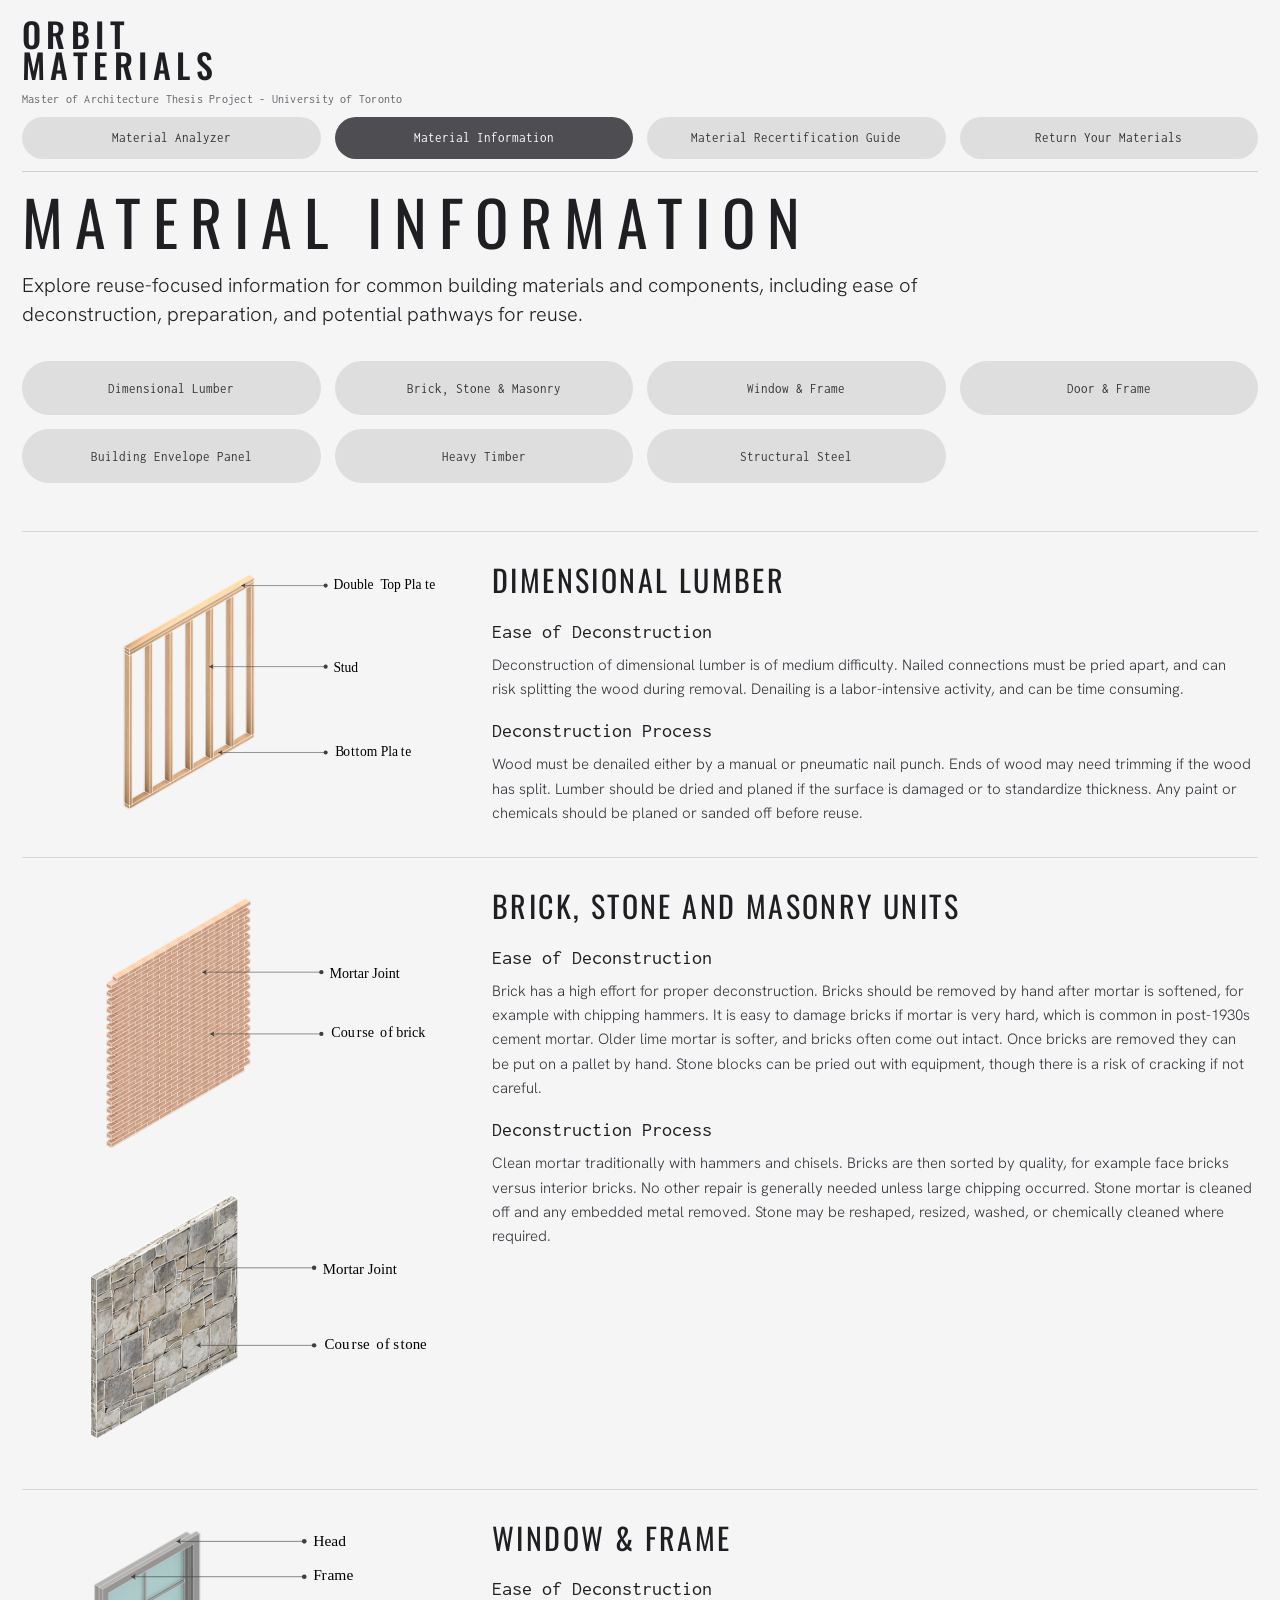
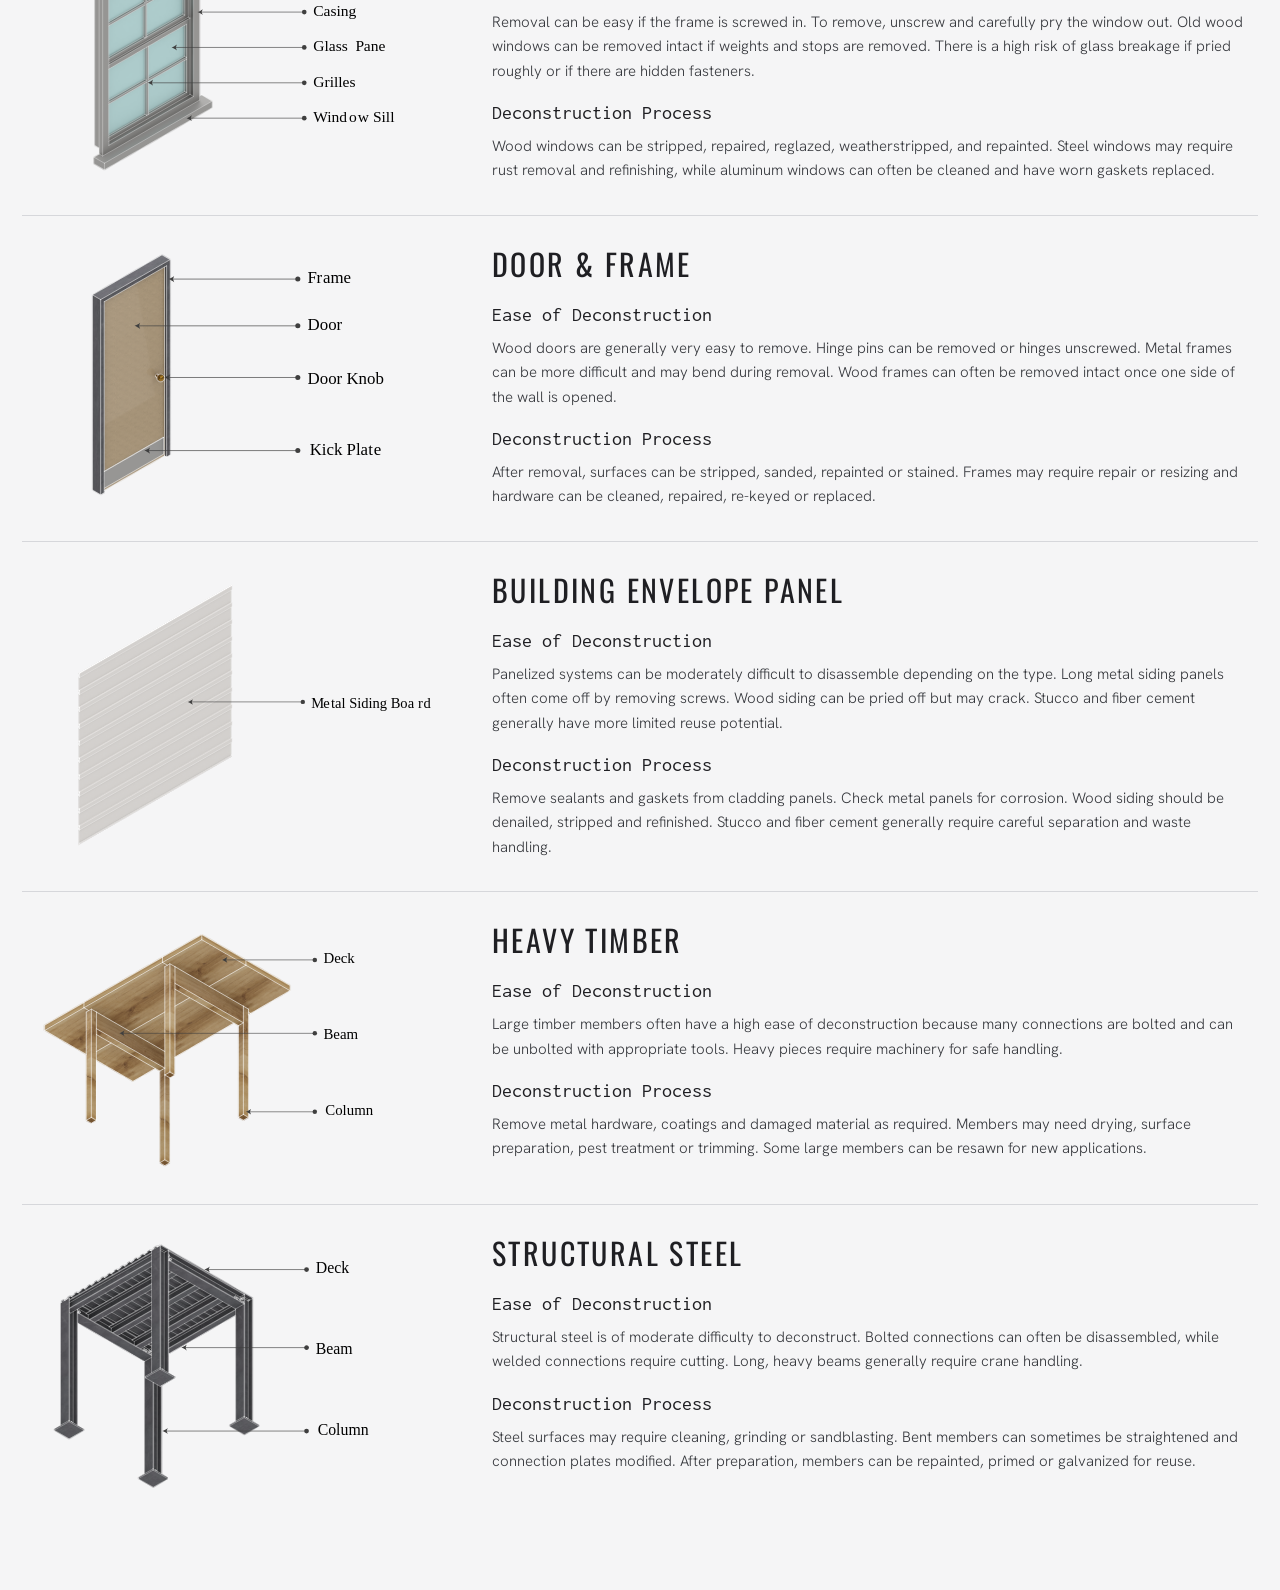
<file: material-information.html>
<!DOCTYPE html>
<html lang="en">

<head>
  <meta charset="UTF-8" />

  <meta
    name="viewport"
    content="width=device-width, initial-scale=1.0"
  />

  <title>Orbit Materials | Material Information</title>

  <link
    rel="stylesheet"
    href="style.css?v=16"
  />
</head>


<body>

  <main class="site-wrap">


    <!-- =====================================================
         HEADER
         ===================================================== -->

<header class="site-header">

<a href="index.html" class="logo-link">
  <div id="top" class="logo-text">
    ORBIT<br>
    MATERIALS
  </div>
</a>
  
<div class="project-context">
  Master of Architecture Thesis Project - University of Toronto
</div>
  
  <nav class="nav-wrap">

    <a class="nav-pill" href="index.html">
      Material Analyzer
    </a>

    <a class="nav-pill active" href="material-information.html">
      Material Information
    </a>

    <a class="nav-pill" href="recertification.html">
      Material Recertification Guide
    </a>

    <a class="nav-pill" href="return-materials.html">
      Return Your Materials
    </a>

  </nav>

  <div class="divider"></div>

</header>


    <!-- =====================================================
         MATERIAL INFORMATION
         ===================================================== -->

    <section
      id="material-info"
      class="material-info-section"
    >

      <div class="hero-title material-section-title">
        MATERIAL INFORMATION
      </div>


      <div class="hero-body">
        Explore reuse-focused information for common building
        materials and components, including ease of deconstruction,
        preparation, and potential pathways for reuse.
      </div>


      <!-- MATERIAL SELECTOR -->

      <div class="material-info-selector">

        <a
          class="recert-selector-pill"
          href="#dimensional-lumber"
        >
          Dimensional Lumber
        </a>

        <a
          class="recert-selector-pill"
          href="#brick-stone-masonry"
        >
          Brick, Stone & Masonry
        </a>

        <a
          class="recert-selector-pill"
          href="#window-frame"
        >
          Window & Frame
        </a>

        <a
          class="recert-selector-pill"
          href="#door-frame"
        >
          Door & Frame
        </a>

        <a
          class="recert-selector-pill"
          href="#building-envelope-panel"
        >
          Building Envelope Panel
        </a>

        <a
          class="recert-selector-pill"
          href="#heavy-timber"
        >
          Heavy Timber
        </a>

        <a
          class="recert-selector-pill"
          href="#structural-steel"
        >
          Structural Steel
        </a>

      </div>


      <!-- DIMENSIONAL LUMBER -->

      <div
        id="dimensional-lumber"
        class="material-info-grid"
      >

        <div class="material-info-media">

          <img
            src="./assets/material_info/wood_material_info.svg"
            alt="Dimensional Lumber"
            class="material-diagram-img"
          >

        </div>


        <div class="material-info-copy">

          <div class="material-copy-title">
            Dimensional Lumber
          </div>


          <div class="material-copy-subtitle">
            Ease of Deconstruction
          </div>

          <div class="material-copy-body">
            Deconstruction of dimensional lumber is of medium difficulty.
            Nailed connections must be pried apart, and can risk splitting
            the wood during removal. Denailing is a labor-intensive activity,
            and can be time consuming.
          </div>


          <div class="material-copy-subtitle">
            Deconstruction Process
          </div>

          <div class="material-copy-body">
            Wood must be denailed either by a manual or pneumatic nail punch.
            Ends of wood may need trimming if the wood has split. Lumber should
            be dried and planed if the surface is damaged or to standardize
            thickness. Any paint or chemicals should be planed or sanded off
            before reuse.
          </div>

        </div>

      </div>


      <!-- BRICK / STONE / MASONRY -->

      <div
        id="brick-stone-masonry"
        class="material-info-grid"
      >

        <div class="material-info-media material-duo-grid">

          <img
            src="./assets/material_info/brick_material_info.svg"
            alt="Brick"
            class="material-diagram-img"
          >

          <img
            src="./assets/material_info/stone_material_info.svg"
            alt="Stone"
            class="material-diagram-img"
          >

        </div>


        <div class="material-info-copy">

          <div class="material-copy-title">
            Brick, Stone and Masonry Units
          </div>


          <div class="material-copy-subtitle">
            Ease of Deconstruction
          </div>

          <div class="material-copy-body">
            Brick has a high effort for proper deconstruction. Bricks should
            be removed by hand after mortar is softened, for example with
            chipping hammers. It is easy to damage bricks if mortar is very
            hard, which is common in post-1930s cement mortar. Older lime
            mortar is softer, and bricks often come out intact. Once bricks
            are removed they can be put on a pallet by hand. Stone blocks can
            be pried out with equipment, though there is a risk of cracking
            if not careful.
          </div>


          <div class="material-copy-subtitle">
            Deconstruction Process
          </div>

          <div class="material-copy-body">
            Clean mortar traditionally with hammers and chisels. Bricks are
            then sorted by quality, for example face bricks versus interior
            bricks. No other repair is generally needed unless large chipping
            occurred. Stone mortar is cleaned off and any embedded metal
            removed. Stone may be reshaped, resized, washed, or chemically
            cleaned where required.
          </div>

        </div>

      </div>


      <!-- WINDOW -->

      <div
        id="window-frame"
        class="material-info-grid"
      >

        <div class="material-info-media">

          <img
            src="./assets/material_info/window_material_info.svg"
            alt="Window and Frame"
            class="material-diagram-img"
          >

        </div>


        <div class="material-info-copy">

          <div class="material-copy-title">
            Window &amp; Frame
          </div>


          <div class="material-copy-subtitle">
            Ease of Deconstruction
          </div>

          <div class="material-copy-body">
            Removal can be easy if the frame is screwed in. To remove,
            unscrew and carefully pry the window out. Old wood windows can
            be removed intact if weights and stops are removed. There is a
            high risk of glass breakage if pried roughly or if there are
            hidden fasteners.
          </div>


          <div class="material-copy-subtitle">
            Deconstruction Process
          </div>

          <div class="material-copy-body">
            Wood windows can be stripped, repaired, reglazed,
            weatherstripped, and repainted. Steel windows may require
            rust removal and refinishing, while aluminum windows can
            often be cleaned and have worn gaskets replaced.
          </div>

        </div>

      </div>


      <!-- DOOR -->

      <div
        id="door-frame"
        class="material-info-grid"
      >

        <div class="material-info-media">

          <img
            src="./assets/material_info/door_material_info.svg"
            alt="Door and Frame"
            class="material-diagram-img"
          >

        </div>


        <div class="material-info-copy">

          <div class="material-copy-title">
            Door &amp; Frame
          </div>


          <div class="material-copy-subtitle">
            Ease of Deconstruction
          </div>

          <div class="material-copy-body">
            Wood doors are generally very easy to remove. Hinge pins
            can be removed or hinges unscrewed. Metal frames can be
            more difficult and may bend during removal. Wood frames
            can often be removed intact once one side of the wall is opened.
          </div>


          <div class="material-copy-subtitle">
            Deconstruction Process
          </div>

          <div class="material-copy-body">
            After removal, surfaces can be stripped, sanded, repainted
            or stained. Frames may require repair or resizing and hardware
            can be cleaned, repaired, re-keyed or replaced.
          </div>

        </div>

      </div>


      <!-- BUILDING ENVELOPE PANEL -->

      <div
        id="building-envelope-panel"
        class="material-info-grid"
      >

        <div class="material-info-media">

          <img
            src="./assets/material_info/siding_material_info.svg"
            alt="Building Envelope Panel"
            class="material-diagram-img"
          >

        </div>


        <div class="material-info-copy">

          <div class="material-copy-title">
            Building Envelope Panel
          </div>


          <div class="material-copy-subtitle">
            Ease of Deconstruction
          </div>

          <div class="material-copy-body">
            Panelized systems can be moderately difficult to disassemble
            depending on the type. Long metal siding panels often come off
            by removing screws. Wood siding can be pried off but may crack.
            Stucco and fiber cement generally have more limited reuse potential.
          </div>


          <div class="material-copy-subtitle">
            Deconstruction Process
          </div>

          <div class="material-copy-body">
            Remove sealants and gaskets from cladding panels.
            Check metal panels for corrosion. Wood siding should
            be denailed, stripped and refinished. Stucco and fiber
            cement generally require careful separation and waste handling.
          </div>

        </div>

      </div>


      <!-- HEAVY TIMBER -->

      <div
        id="heavy-timber"
        class="material-info-grid"
      >

        <div class="material-info-media">

          <img
            src="./assets/material_info/mass_timber_material_info.svg"
            alt="Heavy Timber"
            class="material-diagram-img"
          >

        </div>


        <div class="material-info-copy">

          <div class="material-copy-title">
            Heavy Timber
          </div>


          <div class="material-copy-subtitle">
            Ease of Deconstruction
          </div>

          <div class="material-copy-body">
            Large timber members often have a high ease of deconstruction
            because many connections are bolted and can be unbolted with
            appropriate tools. Heavy pieces require machinery for safe handling.
          </div>


          <div class="material-copy-subtitle">
            Deconstruction Process
          </div>

          <div class="material-copy-body">
            Remove metal hardware, coatings and damaged material as required.
            Members may need drying, surface preparation, pest treatment or
            trimming. Some large members can be resawn for new applications.
          </div>

        </div>

      </div>


      <!-- STRUCTURAL STEEL -->

      <div
        id="structural-steel"
        class="material-info-grid"
      >

        <div class="material-info-media">

          <img
            src="./assets/material_info/steel_material_info.svg"
            alt="Structural Steel"
            class="material-diagram-img"
          >

        </div>


        <div class="material-info-copy">

          <div class="material-copy-title">
            Structural Steel
          </div>


          <div class="material-copy-subtitle">
            Ease of Deconstruction
          </div>

          <div class="material-copy-body">
            Structural steel is of moderate difficulty to deconstruct.
            Bolted connections can often be disassembled, while welded
            connections require cutting. Long, heavy beams generally
            require crane handling.
          </div>


          <div class="material-copy-subtitle">
            Deconstruction Process
          </div>

          <div class="material-copy-body">
            Steel surfaces may require cleaning, grinding or sandblasting.
            Bent members can sometimes be straightened and connection plates
            modified. After preparation, members can be repainted, primed
            or galvanized for reuse.
          </div>

        </div>

      </div>


    </section>


  </main>

</body>

</html>
</file>
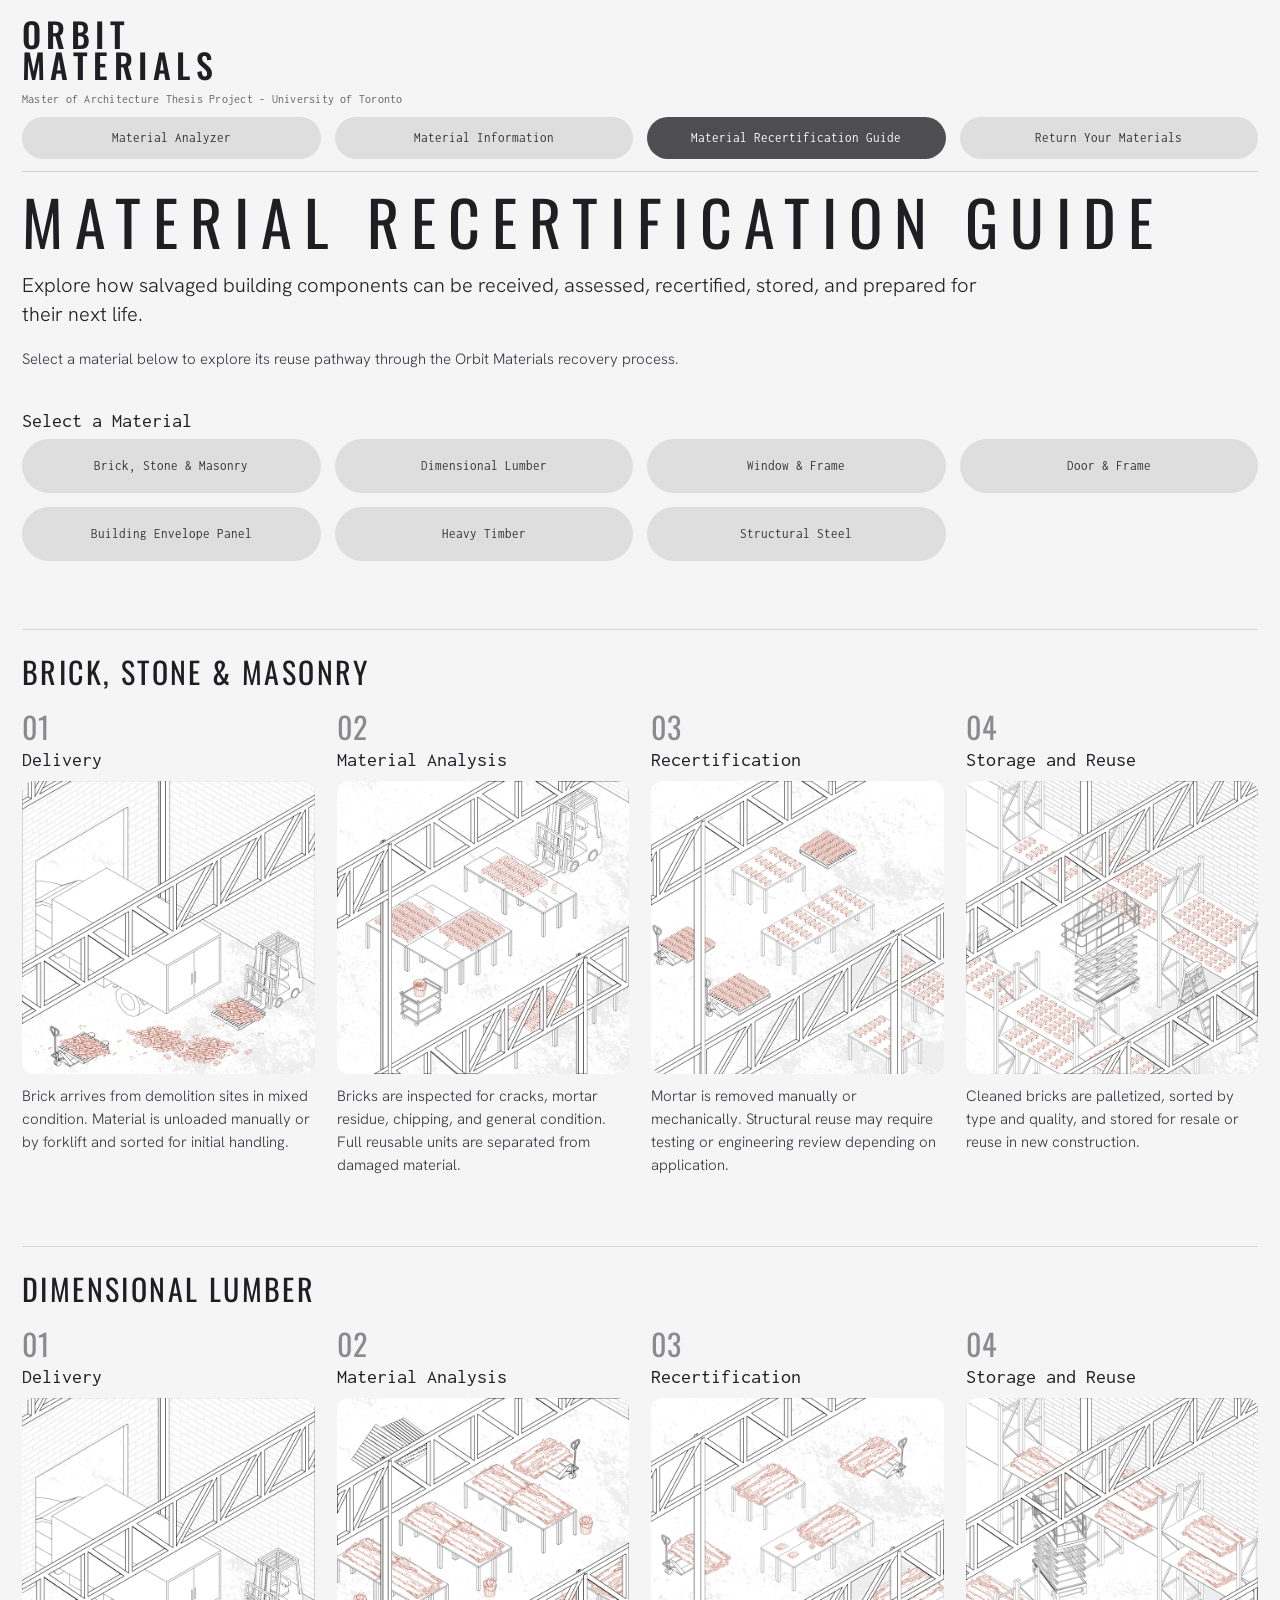
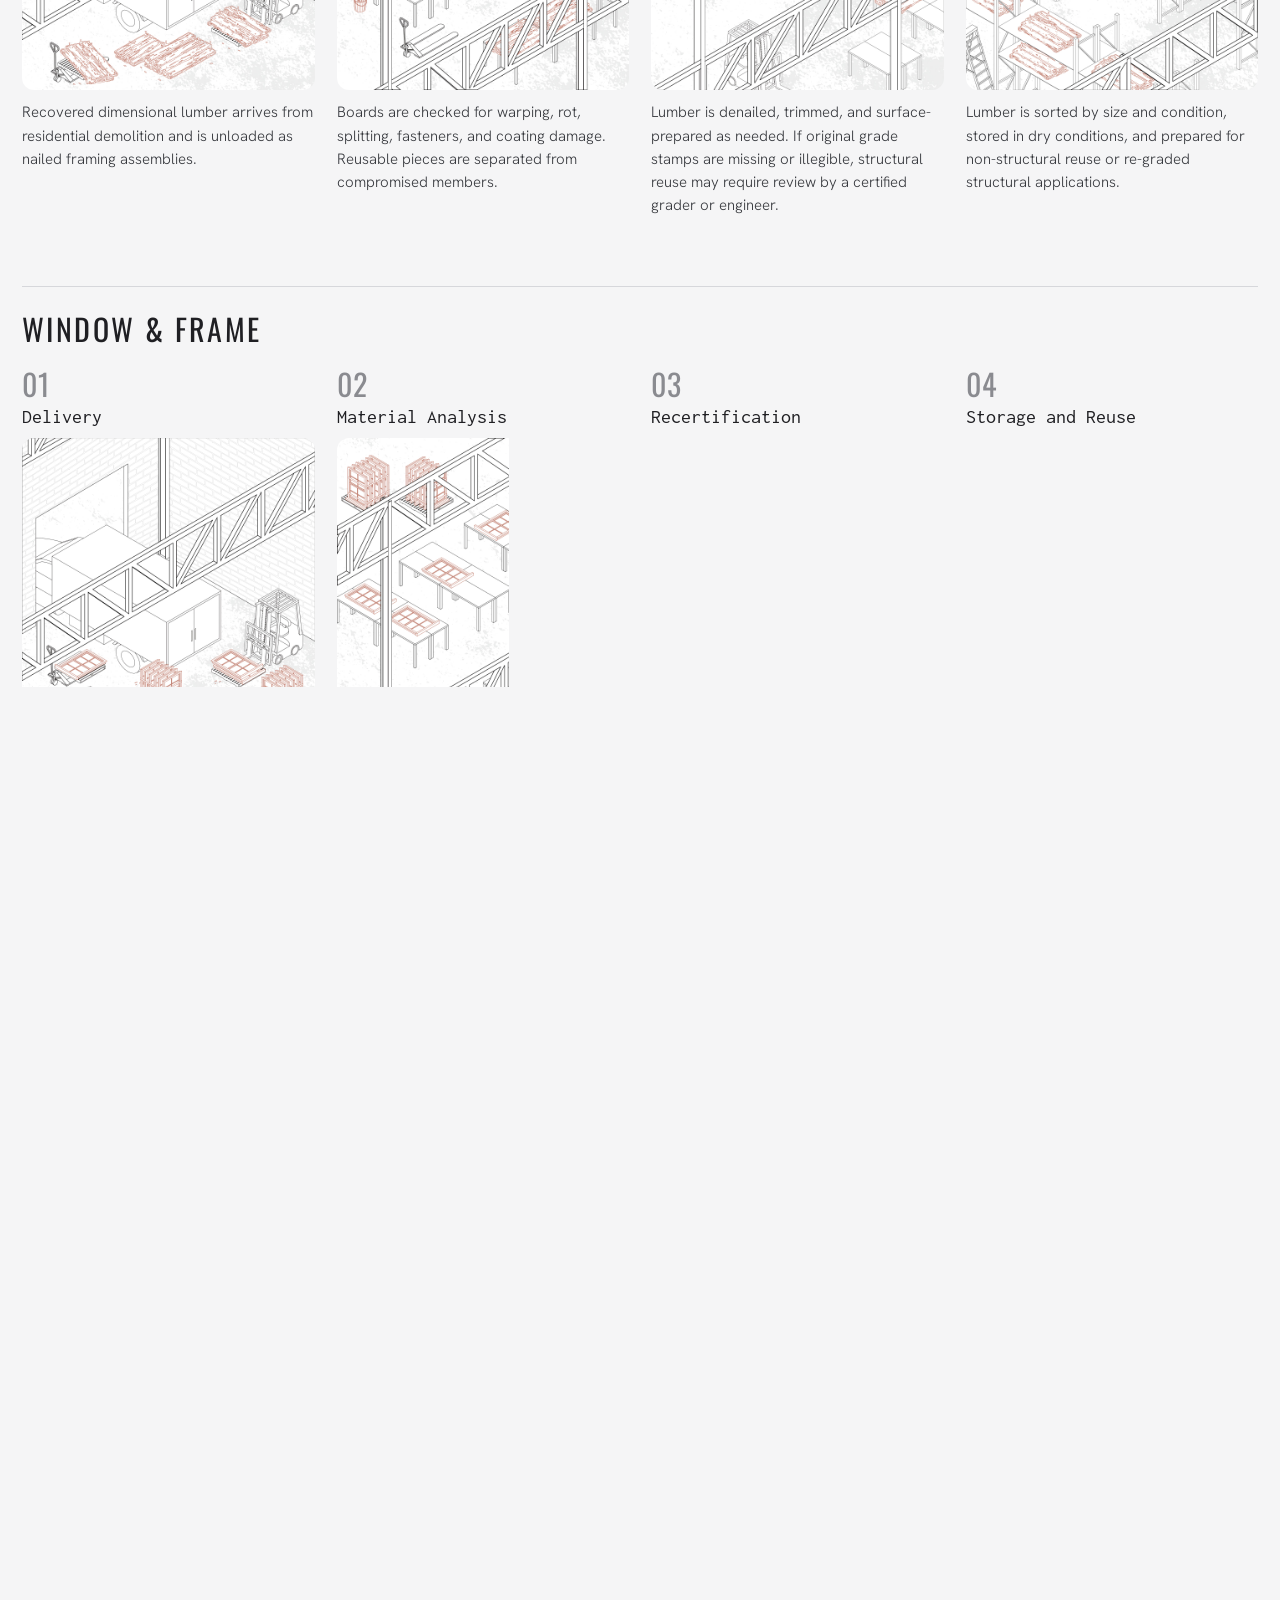
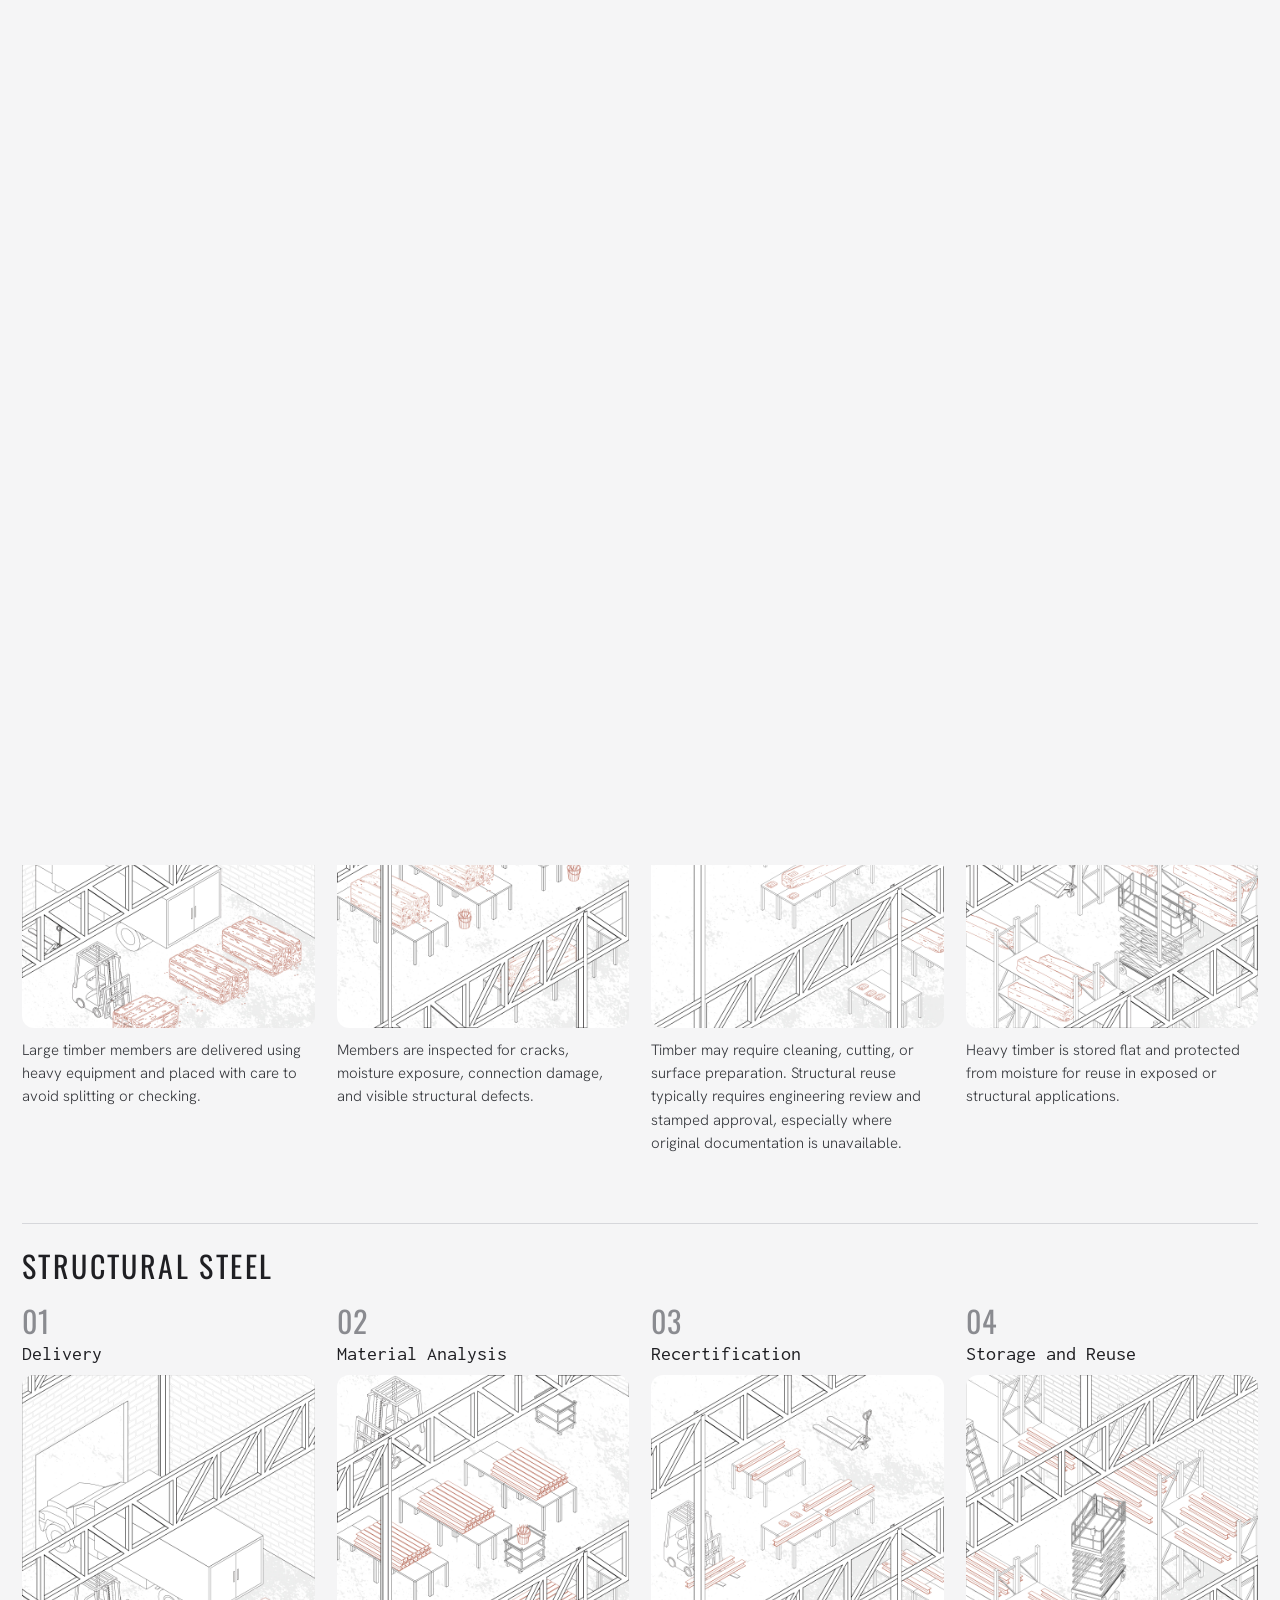
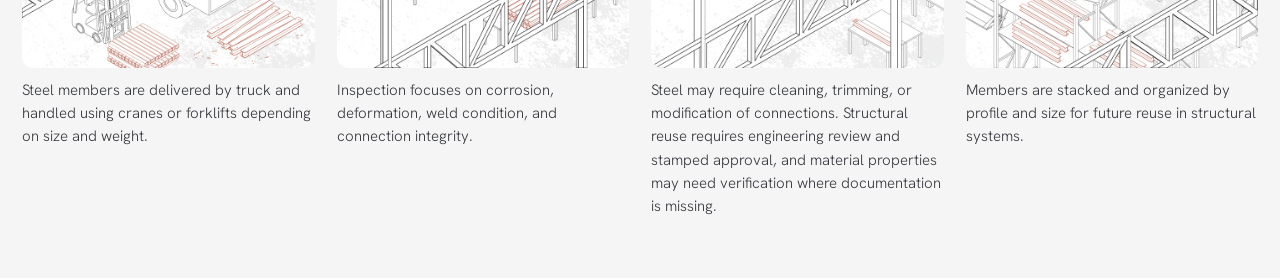
<file: recertification.html>
<!DOCTYPE html>
<html lang="en">

<head>
  <meta charset="UTF-8" />

  <meta
    name="viewport"
    content="width=device-width, initial-scale=1.0"
  />

  <title>Orbit Materials | Material Recertification Guide</title>

  <link
    rel="stylesheet"
    href="style.css?v=16"
  />
</head>


<body>

  <main class="site-wrap">


    <!-- HEADER -->

<header class="site-header">

  <a href="index.html" class="logo-link">
  <div id="top" class="logo-text">
    ORBIT<br>
    MATERIALS
  </div>
</a>

  <div class="project-context">
   Master of Architecture Thesis Project - University of Toronto
</div>

  <nav class="nav-wrap">

    <a class="nav-pill" href="index.html">
      Material Analyzer
    </a>

    <a class="nav-pill" href="material-information.html">
      Material Information
    </a>

    <a class="nav-pill active" href="recertification.html">
      Material Recertification Guide
    </a>

    <a class="nav-pill" href="return-materials.html">
      Return Your Materials
    </a>

  </nav>

  <div class="divider"></div>

</header>


    <!-- PAGE INTRO -->

    <section class="recert-page-intro">

<div class="hero-title">
  MATERIAL RECERTIFICATION GUIDE
</div>


      <div class="hero-body">
        Explore how salvaged building components can be
        received, assessed, recertified, stored, and
        prepared for their next life.
      </div>


      <div class="section-body">
        Select a material below to explore its reuse pathway
        through the Orbit Materials recovery process.
      </div>

    </section>
    
    <section class="recert-selector-section">

  <div class="section-subtitle">
    Select a Material
  </div>

  <div class="recert-selector-grid">

    <a class="recert-selector-pill" href="#brick">
      Brick, Stone & Masonry
    </a>
    
    <a class="recert-selector-pill" href="#wood">
      Dimensional Lumber
    </a>

    <a class="recert-selector-pill" href="#window">
      Window & Frame
    </a>

    <a class="recert-selector-pill" href="#door">
      Door & Frame
    </a>

    <a class="recert-selector-pill" href="#siding">
      Building Envelope Panel
    </a>

    <a class="recert-selector-pill" href="#mass_timber">
      Heavy Timber
    </a>

    <a class="recert-selector-pill" href="#steel">
      Structural Steel
    </a>

  </div>

</section>
    
<section id="brick" class="recert-material-section">

  <div class="recert-material-title">
    Brick, Stone & Masonry
  </div>

  <div class="recert-steps-grid">

    <div class="recert-step-card">

      <div class="recert-step-number">
        01
      </div>

      <div class="recert-step-heading">
        Delivery
      </div>

      <img
        src="./assets/material_recertification/brick/01.jpg"
        alt="Brick delivery"
        class="recert-step-image"
      >

      <div class="recert-step-copy">
        Brick arrives from demolition sites in mixed condition.
        Material is unloaded manually or by forklift and sorted
        for initial handling.
      </div>

    </div>


    <div class="recert-step-card">

      <div class="recert-step-number">
        02
      </div>

      <div class="recert-step-heading">
        Material Analysis
      </div>

      <img
        src="./assets/material_recertification/brick/02.jpg"
        alt="Brick material analysis"
        class="recert-step-image"
      >

      <div class="recert-step-copy">
        Bricks are inspected for cracks, mortar residue,
        chipping, and general condition. Full reusable units
        are separated from damaged material.
      </div>

    </div>


    <div class="recert-step-card">

      <div class="recert-step-number">
        03
      </div>

      <div class="recert-step-heading">
        Recertification
      </div>

      <img
        src="./assets/material_recertification/brick/03.jpg"
        alt="Brick recertification"
        class="recert-step-image"
      >

      <div class="recert-step-copy">
        Mortar is removed manually or mechanically.
        Structural reuse may require testing or engineering
        review depending on application.
      </div>

    </div>


    <div class="recert-step-card">

      <div class="recert-step-number">
        04
      </div>

      <div class="recert-step-heading">
        Storage and Reuse
      </div>

      <img
        src="./assets/material_recertification/brick/04.jpg"
        alt="Brick storage and reuse"
        class="recert-step-image"
      >

      <div class="recert-step-copy">
        Cleaned bricks are palletized, sorted by type and quality,
        and stored for resale or reuse in new construction.
      </div>

    </div>

  </div>

</section>
<!-- =====================================================
     DIMENSIONAL LUMBER
     ===================================================== -->

<section id="wood" class="recert-material-section">

  <div class="recert-material-title">
    Dimensional Lumber
  </div>

  <div class="recert-steps-grid">

    <div class="recert-step-card">
      <div class="recert-step-number">01</div>
      <div class="recert-step-heading">Delivery</div>

      <img
        src="./assets/material_recertification/wood/01.jpg"
        alt="Dimensional lumber delivery"
        class="recert-step-image"
      >

      <div class="recert-step-copy">
        Recovered dimensional lumber arrives from residential demolition
        and is unloaded as nailed framing assemblies.
      </div>
    </div>


    <div class="recert-step-card">
      <div class="recert-step-number">02</div>
      <div class="recert-step-heading">Material Analysis</div>

      <img
        src="./assets/material_recertification/wood/02.jpg"
        alt="Dimensional lumber material analysis"
        class="recert-step-image"
      >

      <div class="recert-step-copy">
        Boards are checked for warping, rot, splitting, fasteners,
        and coating damage. Reusable pieces are separated from
        compromised members.
      </div>
    </div>


    <div class="recert-step-card">
      <div class="recert-step-number">03</div>
      <div class="recert-step-heading">Recertification</div>

      <img
        src="./assets/material_recertification/wood/03.jpg"
        alt="Dimensional lumber recertification"
        class="recert-step-image"
      >

      <div class="recert-step-copy">
        Lumber is denailed, trimmed, and surface-prepared as needed.
        If original grade stamps are missing or illegible, structural
        reuse may require review by a certified grader or engineer.
      </div>
    </div>


    <div class="recert-step-card">
      <div class="recert-step-number">04</div>
      <div class="recert-step-heading">Storage and Reuse</div>

      <img
        src="./assets/material_recertification/wood/04.jpg"
        alt="Dimensional lumber storage and reuse"
        class="recert-step-image"
      >

      <div class="recert-step-copy">
        Lumber is sorted by size and condition, stored in dry conditions,
        and prepared for non-structural reuse or re-graded structural
        applications.
      </div>
    </div>

  </div>

</section>


<!-- =====================================================
     WINDOW & FRAME
     ===================================================== -->

<section id="window" class="recert-material-section">

  <div class="recert-material-title">
    Window &amp; Frame
  </div>

  <div class="recert-steps-grid">

    <div class="recert-step-card">
      <div class="recert-step-number">01</div>
      <div class="recert-step-heading">Delivery</div>

      <img
        src="./assets/material_recertification/window/01.jpg"
        alt="Window delivery"
        class="recert-step-image"
      >

      <div class="recert-step-copy">
        Windows are transported carefully as full assemblies to reduce
        glass breakage and preserve frame integrity.
      </div>
    </div>


    <div class="recert-step-card">
      <div class="recert-step-number">02</div>
      <div class="recert-step-heading">Material Analysis</div>

      <img
        src="./assets/material_recertification/window/02.jpg"
        alt="Window material analysis"
        class="recert-step-image"
      >

      <div class="recert-step-copy">
        Inspection includes frame condition, glazing integrity,
        seal failure, hardware, and operability.
      </div>
    </div>


    <div class="recert-step-card">
      <div class="recert-step-number">03</div>
      <div class="recert-step-heading">Recertification</div>

      <img
        src="./assets/material_recertification/window/03.jpg"
        alt="Window recertification"
        class="recert-step-image"
      >

      <div class="recert-step-copy">
        Repairs may include refinishing, reglazing, resealing,
        or hardware replacement. Reuse in primary facade conditions
        may require testing or engineering review to confirm performance.
      </div>
    </div>


    <div class="recert-step-card">
      <div class="recert-step-number">04</div>
      <div class="recert-step-heading">Storage and Reuse</div>

      <img
        src="./assets/material_recertification/window/04.jpg"
        alt="Window storage and reuse"
        class="recert-step-image"
      >

      <div class="recert-step-copy">
        Windows are stored upright and protected from damage,
        organized by size and type for resale or reuse.
      </div>
    </div>

  </div>

</section>


<!-- =====================================================
     DOOR & FRAME
     ===================================================== -->

<section id="door" class="recert-material-section">

  <div class="recert-material-title">
    Door &amp; Frame
  </div>

  <div class="recert-steps-grid">

    <div class="recert-step-card">
      <div class="recert-step-number">01</div>
      <div class="recert-step-heading">Delivery</div>

      <img
        src="./assets/material_recertification/door/01.jpg"
        alt="Door delivery"
        class="recert-step-image"
      >

      <div class="recert-step-copy">
        Doors and frames are removed intact where possible and
        transported with care to preserve surfaces and hardware.
      </div>
    </div>


    <div class="recert-step-card">
      <div class="recert-step-number">02</div>
      <div class="recert-step-heading">Material Analysis</div>

      <img
        src="./assets/material_recertification/door/02.jpg"
        alt="Door material analysis"
        class="recert-step-image"
      >

      <div class="recert-step-copy">
        The frame, slab, glazing, hardware, and overall condition
        are assessed for damage and reuse potential.
      </div>
    </div>


    <div class="recert-step-card">
      <div class="recert-step-number">03</div>
      <div class="recert-step-heading">Recertification</div>

      <img
        src="./assets/material_recertification/door/03.jpg"
        alt="Door recertification"
        class="recert-step-image"
      >

      <div class="recert-step-copy">
        Refinishing, repairs, and hardware replacement may be required.
        Fire-rated assemblies generally require certified compliance
        documentation and may not be reusable without it.
      </div>
    </div>


    <div class="recert-step-card">
      <div class="recert-step-number">04</div>
      <div class="recert-step-heading">Storage and Reuse</div>

      <img
        src="./assets/material_recertification/door/04.jpg"
        alt="Door storage and reuse"
        class="recert-step-image"
      >

      <div class="recert-step-copy">
        Doors are stored vertically or in racks, sorted by size and type,
        and prepared for interior or residential reuse.
      </div>
    </div>

  </div>

</section>


<!-- =====================================================
     BUILDING ENVELOPE PANEL
     ===================================================== -->

<section id="siding" class="recert-material-section">

  <div class="recert-material-title">
    Building Envelope Panel
  </div>

  <div class="recert-steps-grid">

    <div class="recert-step-card">
      <div class="recert-step-number">01</div>
      <div class="recert-step-heading">Delivery</div>

      <img
        src="./assets/material_recertification/siding/01.jpg"
        alt="Building envelope panel delivery"
        class="recert-step-image"
      >

      <div class="recert-step-copy">
        Panels are removed from building envelope systems and
        transported in sheets or segments depending on material type.
      </div>
    </div>


    <div class="recert-step-card">
      <div class="recert-step-number">02</div>
      <div class="recert-step-heading">Material Analysis</div>

      <img
        src="./assets/material_recertification/siding/02.jpg"
        alt="Building envelope panel material analysis"
        class="recert-step-image"
      >

      <div class="recert-step-copy">
        Inspection includes damage, weathering, fastening systems,
        and the likelihood of successful reuse.
      </div>
    </div>


    <div class="recert-step-card">
      <div class="recert-step-number">03</div>
      <div class="recert-step-heading">Recertification</div>

      <img
        src="./assets/material_recertification/siding/03.jpg"
        alt="Building envelope panel recertification"
        class="recert-step-image"
      >

      <div class="recert-step-copy">
        Cleaning and minor repair may be possible, but many cladding
        systems cannot be easily recertified for primary building
        envelope reuse.
      </div>
    </div>


    <div class="recert-step-card">
      <div class="recert-step-number">04</div>
      <div class="recert-step-heading">Storage and Reuse</div>

      <img
        src="./assets/material_recertification/siding/04.jpg"
        alt="Building envelope panel storage and reuse"
        class="recert-step-image"
      >

      <div class="recert-step-copy">
        Panels are stored flat or stacked depending on material type
        and prepared for secondary or non-critical reuse where viable.
      </div>
    </div>

  </div>

</section>


<!-- =====================================================
     HEAVY TIMBER
     ===================================================== -->

<section id="mass_timber" class="recert-material-section">

  <div class="recert-material-title">
    Heavy Timber
  </div>

  <div class="recert-steps-grid">

    <div class="recert-step-card">
      <div class="recert-step-number">01</div>
      <div class="recert-step-heading">Delivery</div>

      <img
        src="./assets/material_recertification/mass_timber/01.jpg"
        alt="Heavy timber delivery"
        class="recert-step-image"
      >

      <div class="recert-step-copy">
        Large timber members are delivered using heavy equipment
        and placed with care to avoid splitting or checking.
      </div>
    </div>


    <div class="recert-step-card">
      <div class="recert-step-number">02</div>
      <div class="recert-step-heading">Material Analysis</div>

      <img
        src="./assets/material_recertification/mass_timber/02.jpg"
        alt="Heavy timber material analysis"
        class="recert-step-image"
      >

      <div class="recert-step-copy">
        Members are inspected for cracks, moisture exposure,
        connection damage, and visible structural defects.
      </div>
    </div>


    <div class="recert-step-card">
      <div class="recert-step-number">03</div>
      <div class="recert-step-heading">Recertification</div>

      <img
        src="./assets/material_recertification/mass_timber/03.jpg"
        alt="Heavy timber recertification"
        class="recert-step-image"
      >

      <div class="recert-step-copy">
        Timber may require cleaning, cutting, or surface preparation.
        Structural reuse typically requires engineering review and
        stamped approval, especially where original documentation
        is unavailable.
      </div>
    </div>


    <div class="recert-step-card">
      <div class="recert-step-number">04</div>
      <div class="recert-step-heading">Storage and Reuse</div>

      <img
        src="./assets/material_recertification/mass_timber/04.jpg"
        alt="Heavy timber storage and reuse"
        class="recert-step-image"
      >

      <div class="recert-step-copy">
        Heavy timber is stored flat and protected from moisture
        for reuse in exposed or structural applications.
      </div>
    </div>

  </div>

</section>


<!-- =====================================================
     STRUCTURAL STEEL
     ===================================================== -->

<section id="steel" class="recert-material-section">

  <div class="recert-material-title">
    Structural Steel
  </div>

  <div class="recert-steps-grid">

    <div class="recert-step-card">
      <div class="recert-step-number">01</div>
      <div class="recert-step-heading">Delivery</div>

      <img
        src="./assets/material_recertification/steel/01.jpg"
        alt="Structural steel delivery"
        class="recert-step-image"
      >

      <div class="recert-step-copy">
        Steel members are delivered by truck and handled using cranes
        or forklifts depending on size and weight.
      </div>
    </div>


    <div class="recert-step-card">
      <div class="recert-step-number">02</div>
      <div class="recert-step-heading">Material Analysis</div>

      <img
        src="./assets/material_recertification/steel/02.jpg"
        alt="Structural steel material analysis"
        class="recert-step-image"
      >

      <div class="recert-step-copy">
        Inspection focuses on corrosion, deformation, weld condition,
        and connection integrity.
      </div>
    </div>


    <div class="recert-step-card">
      <div class="recert-step-number">03</div>
      <div class="recert-step-heading">Recertification</div>

      <img
        src="./assets/material_recertification/steel/03.jpg"
        alt="Structural steel recertification"
        class="recert-step-image"
      >

      <div class="recert-step-copy">
        Steel may require cleaning, trimming, or modification of
        connections. Structural reuse requires engineering review
        and stamped approval, and material properties may need
        verification where documentation is missing.
      </div>
    </div>


    <div class="recert-step-card">
      <div class="recert-step-number">04</div>
      <div class="recert-step-heading">Storage and Reuse</div>

      <img
        src="./assets/material_recertification/steel/04.jpg"
        alt="Structural steel storage and reuse"
        class="recert-step-image"
      >

      <div class="recert-step-copy">
        Members are stacked and organized by profile and size
        for future reuse in structural systems.
      </div>
    </div>

  </div>

</section>
  </main>

</body>

</html>
</file>
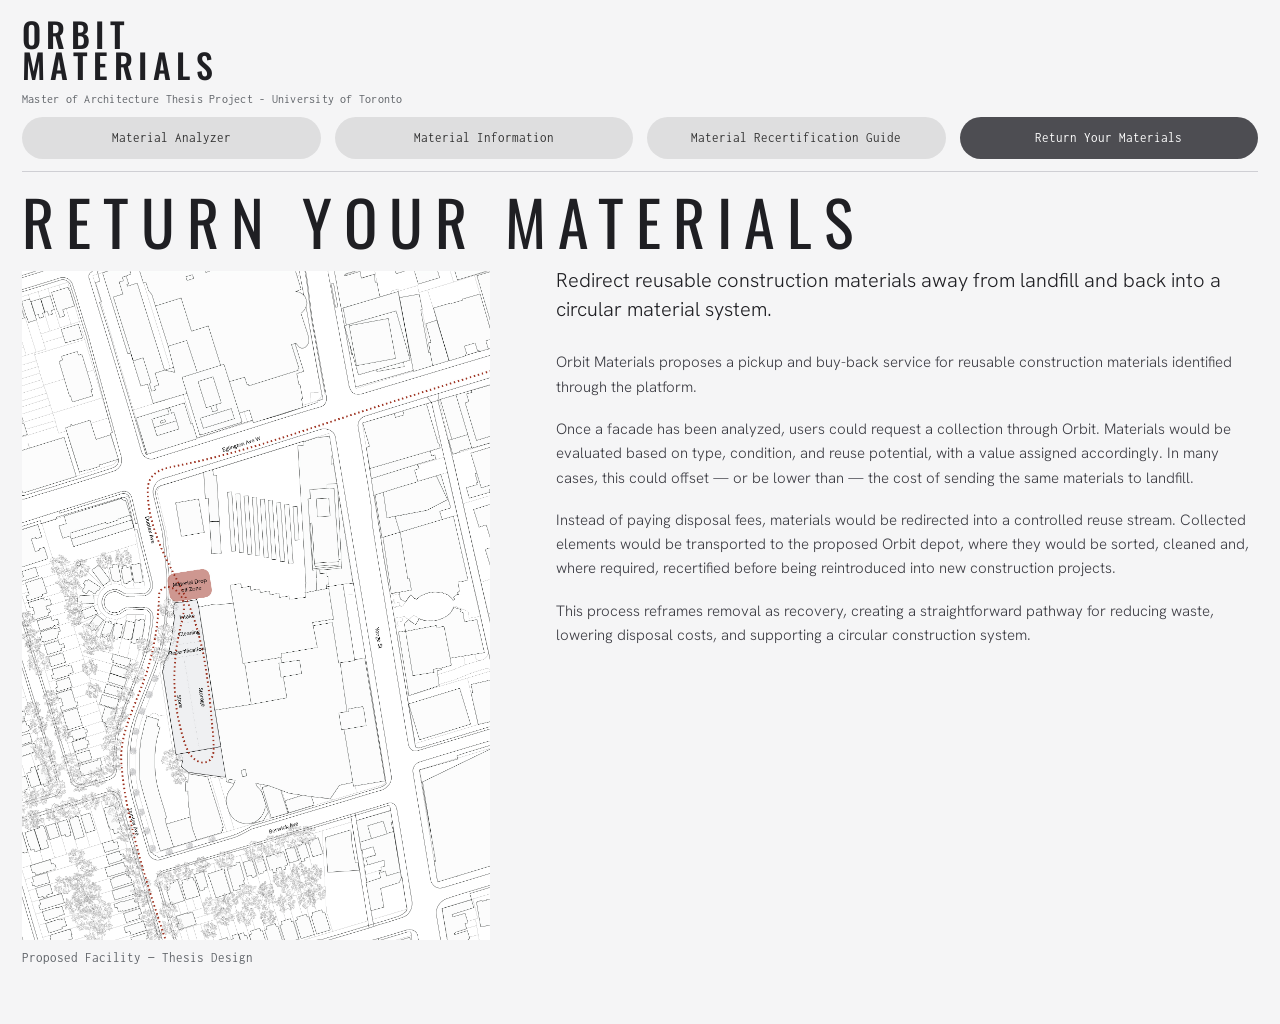
<file: return-materials.html>
<!DOCTYPE html>
<html lang="en">

<head>
  <meta charset="UTF-8" />

  <meta
    name="viewport"
    content="width=device-width, initial-scale=1.0"
  />

  <title>Orbit Materials | Return Your Materials</title>

  <link
    rel="stylesheet"
    href="style.css?v=16"
  />
</head>


<body>

  <main class="site-wrap">


    <!-- =====================================================
         HEADER
         ===================================================== -->

<header class="site-header">

<a href="index.html" class="logo-link">
  <div id="top" class="logo-text">
    ORBIT<br>
    MATERIALS
  </div>
</a>
  
<div class="project-context">
  Master of Architecture Thesis Project - University of Toronto
</div>
  
  <nav class="nav-wrap">

    <a class="nav-pill" href="index.html">
      Material Analyzer
    </a>

    <a class="nav-pill" href="material-information.html">
      Material Information
    </a>

    <a class="nav-pill" href="recertification.html">
      Material Recertification Guide
    </a>

    <a class="nav-pill active" href="return-materials.html">
      Return Your Materials
    </a>

  </nav>

  <div class="divider"></div>

</header>


    <!-- =====================================================
         RETURN YOUR MATERIALS
         ===================================================== -->

    <section
     <section
  id="return-materials"
  class="return-materials-section"
>

  <!-- PAGE TITLE -->

  <div class="hero-title return-section-title">
    RETURN YOUR MATERIALS
  </div>


  <!-- CONTENT BELOW TITLE -->

  <div class="return-content-grid">


    <!-- LEFT: SITE PLAN -->

    <div class="return-plan-column">

      <div class="return-siteplan-wrap">

        <img
          src="./assets/return_materials/Site-Plan-For-Web.jpg"
          class="return-siteplan-img"
          alt="Proposed Orbit Materials facility site plan"
        >

      </div>

      <div class="return-siteplan-caption">
        Proposed Facility — Thesis Design
      </div>

    </div>


    <!-- RIGHT: DESCRIPTION -->

    <div class="return-text-column">

      <div class="hero-body return-intro">
        Redirect reusable construction materials away from landfill
        and back into a circular material system.
      </div>


      <div class="return-body">
        Orbit Materials proposes a pickup and buy-back service
        for reusable construction materials identified through
        the platform.
      </div>


      <div class="return-body">
        Once a facade has been analyzed, users could request a
        collection through Orbit. Materials would be evaluated
        based on type, condition, and reuse potential, with a
        value assigned accordingly. In many cases, this could
        offset — or be lower than — the cost of sending the same
        materials to landfill.
      </div>


      <div class="return-body">
        Instead of paying disposal fees, materials would be
        redirected into a controlled reuse stream. Collected
        elements would be transported to the proposed Orbit
        depot, where they would be sorted, cleaned and, where
        required, recertified before being reintroduced into
        new construction projects.
      </div>


      <div class="return-body">
        This process reframes removal as recovery, creating a
        straightforward pathway for reducing waste, lowering
        disposal costs, and supporting a circular construction
        system.
      </div>

    </div>

  </div>

</section>

  </main>

</body>

</html>
</file>
<file: style.css>
@import url('https://fonts.googleapis.com/css2?family=Oswald:wght@400;500;600&family=Inconsolata:wght@400;500;600&family=Hanken+Grotesk:wght@300;400;500;600&display=swap');


/* =========================================================
   GLOBAL DESIGN VARIABLES

   These are the main values to change if you want to
   adjust typography or sizing across the entire website.
   ========================================================= */

:root {

  /* ---------- COLOURS ---------- */

  --bg: #f5f5f6;
  --panel: #ffffff;

  --text: #1f1f23;
  --body-text: #35373c;
  --muted: #5f6368;

  --line: #d6d7db;

  --pill-dark: #4d4d52;
  --pill-light: #dededf;

  --viewer: #d8d8dc;

  --shadow: 0 6px 18px rgba(0,0,0,0.05);


  /* ---------- TYPEFACES ---------- */

  --font-display: 'Oswald', sans-serif;
  --font-mono: 'Inconsolata', monospace;
  --font-body: 'Hanken Grotesk', sans-serif;


  /* ---------- TYPOGRAPHY SCALE ---------- */

  /* All main page titles */
  --font-page-title: 62px;

  /* Brick, Stone & Masonry / Heavy Timber / etc. */
  --font-material-title: 30px;

  /* Detected Components / Circularity Recommendations */
  --font-section-heading: 20px;

  /* Ease of Deconstruction / Deconstruction Process */
  --font-subheading: 20px;

  /* Large introductory text */
  --font-intro: 20px;

  /* Standard body text */
  --font-body-size: 15px;

  /* Smaller explanatory text */
  --font-small: 15px;

  /* Buttons / labels / component names */
  --font-label: 13px;

  /* Small captions */
  --font-caption: 13px;


  /* ---------- LINE HEIGHT ---------- */

  --line-page-title: 1.02;
  --line-body: 1.62;


  /* ---------- PAGE LAYOUT ---------- */

  --page-max-width: 1680px;
  --page-side-padding: 22px;

  --page-section-gap: 80px;
  --content-gap: 35px;


  /* ---------- HEADER ---------- */

  --logo-size: 34px;
  --nav-height: 42px;
  --nav-gap: 14px;


  /* ---------- TITLES ---------- */

  --page-title-spacing: 12px;


  /* ---------- ANALYZER ---------- */

  /* Change this if you want the upload viewer taller/shorter */
  --analyzer-height: 360px;
}


/* =========================================================
   BASE
   ========================================================= */

html {
  scroll-behavior: smooth;
}

body {
  margin: 0;

  background: var(--bg);
  color: var(--text);

  font-family: var(--font-body);
}

.site-wrap {
  width: 100%;
  max-width: var(--page-max-width);

  margin: 0 auto;

  padding: 18px var(--page-side-padding) 60px;

  box-sizing: border-box;
}


/* =========================================================
   SHARED STICKY HEADER
   ========================================================= */

.site-header {
  position: sticky;
  top: 0;
  z-index: 100;

  width: 100%;

  margin: 0;
  padding: 0;

  box-sizing: border-box;

  background: var(--bg);
}


/* =========================================================
   LOGO + NAVIGATION
   ========================================================= */

.logo-text {
  margin: 0 0 6px;
  padding: 0;

  font-family: var(--font-display);

  font-size: var(--logo-size);
  line-height: 0.92;

  font-weight: 500;

  letter-spacing: 0.16em;

  text-transform: uppercase;
}

.nav-wrap {
  width: 100%;

  display: grid;

  grid-template-columns:
    repeat(4, minmax(0, 1fr));

  gap: var(--nav-gap);

  margin: 10px 0 12px;
  padding: 0;
}

.nav-pill {
  width: 100%;
  min-height: var(--nav-height);

  box-sizing: border-box;

  padding: 6px 14px;

  display: flex;

  align-items: center;
  justify-content: center;

  background: var(--pill-light);

  border-radius: 999px;

  color: #333;

  font-family: var(--font-mono);
  font-size: var(--font-label);
  line-height: 1.15;

  text-align: center;
  text-decoration: none;
}

.nav-pill.active {
  background: var(--pill-dark);

  color: #ffffff;
}

.divider {
  width: 100%;

  margin: 10px 0 0;
  padding: 0;

  border: 0;
  border-top: 1px solid #cfcfd4;
}


/* =========================================================
   UNIVERSAL PAGE TITLES

   These rules control the title at the top of:
   - Material Analyzer
   - Material Information
   - Material Recertification Guide
   - Return Your Materials
   ========================================================= */

.hero-title,
.material-section-title,
.recert-section-title,
.return-section-title {
  width: 100%;
  max-width: none;

  box-sizing: border-box;

  margin: 18px 0 18px;
  padding: 0;

  font-family: var(--font-display);

  font-size: var(--font-page-title);
  line-height: var(--line-page-title);

  font-weight: 400;

  letter-spacing: var(--page-title-spacing);

  text-transform: uppercase;
}


/* Analyzer title intentionally contains spans */
.hero-title span {
  display: block;
}


/* Secondary page titles stay on one line on desktop */

.material-info-section > .hero-title,
.material-info-section > .material-section-title,
.recert-page-intro > .hero-title,
.return-materials-section > .hero-title,
.return-materials-section > .return-section-title {
  white-space: nowrap;
}


/* Remove page-specific offsets so all secondary-page titles
   begin at the same position beneath the header */

.material-info-section,
.return-materials-section,
.recert-page-intro,
#analyzer {
  margin-top: 0;
  padding-top: 0;
}


/* Dynamic material information on the ANALYZER page should
   still have breathing room beneath the analyzer */

#detected-material-info {
  margin-top: var(--page-section-gap);
}


/* =========================================================
   INTRO / GENERAL TEXT
   ========================================================= */

.hero-body {
  max-width: 980px;

  margin-bottom: 18px;

  font-size: var(--font-intro);
  line-height: 1.45;

  font-weight: 300;
}

.section-subtitle {
  margin: 22px 0 8px;

  font-family: var(--font-mono);

  font-size: var(--font-subheading);
}

.section-body {
  max-width: 860px;

  margin-bottom: 14px;

  color: var(--body-text);

  font-size: var(--font-body-size);
  line-height: var(--line-body);

  font-weight: 300;
}

.muted {
  color: var(--muted);

  font-size: var(--font-small);

  font-weight: 300;
}


/* =========================================================
   ANALYZER
   ========================================================= */

.analyzer-grid {
  display: grid;

  grid-template-columns:
    minmax(0, 1.1fr)
    minmax(0, 1fr);

  gap: var(--content-gap);

  align-items: start;

  margin-top: 22px;
}

.analyzer-left,
.analyzer-right {
  min-width: 0;
}

.components-panel {
  margin-top: 0;
}

.recommendations-panel {
  margin-top: 30px;
}

.components-panel h3,
.recommendations-panel h3 {
  margin: 0 0 12px;

  font-family: var(--font-mono);

  font-size: var(--font-section-heading);
  font-weight: 500;
}


/* =========================================================
   UPLOAD / IMAGE VIEWER
   ========================================================= */

.upload-box {
  width: 100%;
  height: var(--analyzer-height);

  box-sizing: border-box;

  padding: 18px;

  display: flex;

  align-items: center;
  justify-content: center;

  position: relative;

  overflow: hidden;

  background: var(--viewer);

  border-radius: 22px;

  box-shadow: var(--shadow);

  cursor: pointer;
}

.upload-box input {
  display: none;
}

.upload-placeholder {
  padding: 30px;

  text-align: center;
}

.upload-title {
  margin-bottom: 7px;

  font-family: var(--font-mono);

  font-size: 18px;
}

.upload-subtitle {
  color: var(--muted);

  font-size: var(--font-small);
}

.image-preview {
  display: none;

  max-width: 100%;
  max-height: 100%;

  width: auto;
  height: auto;

  object-fit: contain;
  object-position: center;

  border-radius: 8px;
}

#segmentation-overlay {
  display: none;

  position: absolute;

  z-index: 2;

  pointer-events: none;

  border-radius: 8px;
}


/* =========================================================
   ANALYZER BUTTONS
   ========================================================= */

.button-row {
  width: 100%;

  margin-top: 16px;
  margin-bottom: 18px;

  display: flex;

  align-items: center;
  justify-content: center;

  gap: 12px;
}

.action-btn,
.secondary-btn {
  min-height: 40px;

  padding: 7px 18px;

  border: none;
  border-radius: 999px;

  font-family: var(--font-mono);
  font-size: var(--font-label);

  cursor: pointer;
}

.action-btn {
  background: var(--pill-dark);

  color: white;
}

.secondary-btn {
  background: var(--pill-light);

  color: #333;
}


/* =========================================================
   DETECTED COMPONENTS
   ========================================================= */

.component-grid {
  display: grid;

  grid-template-columns:
    repeat(3, minmax(0, 1fr));

  gap: 20px 18px;

  margin-top: 16px;
}

.component-card {
  min-width: 0;

  padding: 0;

  display: flex;

  flex-direction: column;

  align-items: center;

  background: transparent;

  color: inherit;

  text-decoration: none;
}

.component-image-wrap {
  width: 100%;
  height: 125px;

  margin-bottom: 7px;

  display: flex;

  align-items: center;
  justify-content: center;
}

.component-image {
  display: block;

  max-width: 135px;
  max-height: 125px;

  width: auto;
  height: auto;

  object-fit: contain;

  transition: transform 0.18s ease;
}

.component-label {
  display: flex;

  align-items: center;
  justify-content: center;

  gap: 7px;

  font-family: var(--font-mono);

  font-size: var(--font-label);

  text-align: center;
}

.component-swatch {
  width: 11px;
  height: 11px;

  flex: 0 0 11px;

  border-radius: 3px;

  border: 1px solid rgba(0,0,0,0.12);
}

.component-card-link:hover .component-image {
  transform: scale(1.05);
}

.component-card-link:hover .component-label {
  text-decoration: underline;
}


/* =========================================================
   LIKELY HIDDEN COMPONENTS
   ========================================================= */

.hidden-components {
  margin-top: 28px;

  padding-top: 20px;

  border-top: 1px solid var(--line);
}

.hidden-components-title {
  margin-bottom: 7px;

  font-family: var(--font-mono);

  font-size: var(--font-section-heading);
}

.hidden-components-copy {
  max-width: 520px;

  margin-bottom: 14px;

  color: var(--muted);

  font-size: var(--font-small);
  line-height: 1.55;

  font-weight: 300;
}

.hidden-component-card {
  width: 150px;

  display: flex;

  flex-direction: column;

  align-items: center;

  gap: 6px;

  color: inherit;

  font-family: var(--font-mono);
  font-size: var(--font-label);

  text-align: center;
  text-decoration: none;
}

.hidden-component-image {
  width: 125px;
  height: 125px;

  object-fit: contain;

  transition: transform 0.18s ease;
}

.hidden-component-card:hover .hidden-component-image {
  transform: scale(1.05);
}

.hidden-component-card:hover {
  text-decoration: underline;
}


/* =========================================================
   CIRCULARITY RECOMMENDATIONS
   ========================================================= */

.recommendations-list {
  margin-top: 14px;

  display: flex;

  flex-direction: column;

  gap: 11px;
}

.recommendation-card {
  padding: 13px 15px;

  background: rgba(255,255,255,0.72);

  border: 1px solid rgba(0,0,0,0.05);
  border-radius: 16px;
}

.recommendation-header {
  margin-bottom: 7px;

  display: flex;

  justify-content: space-between;
  align-items: center;

  gap: 16px;
}

.recommendation-name {
  font-family: var(--font-mono);

  font-size: 16px;
}

.recommendation-badge {
  padding: 4px 9px;

  background: var(--pill-light);

  border-radius: 999px;

  font-family: var(--font-mono);
  font-size: var(--font-caption);

  white-space: nowrap;
}

.recommendation-copy {
  margin-bottom: 7px;

  color: #45474c;

  font-size: var(--font-label);
  line-height: 1.5;

  font-weight: 300;
}

.recommendation-link {
  color: #333;

  font-family: var(--font-mono);
  font-size: var(--font-caption);

  text-decoration: none;
}

.recommendation-link:hover {
  text-decoration: underline;
}


/* =========================================================
   MATERIAL INFORMATION
   ========================================================= */

.material-section-intro {
  max-width: 980px;

  margin-top: 0;
  margin-bottom: 32px;

  color: var(--body-text);

  font-size: var(--font-body-size);
  line-height: var(--line-body);

  font-weight: 300;
}

.material-info-grid {
  display: grid;

  grid-template-columns:
    420px
    minmax(0, 1fr);

  gap: 50px;

  align-items: start;

  padding: 32px 0;

  border-top: 1px solid var(--line);
}

.material-info-media {
  display: flex;

  align-items: flex-start;
  justify-content: center;
}

.material-duo-grid {
  display: grid;

  grid-template-columns: 1fr;

  gap: 26px;

  justify-items: center;
}

.material-diagram-img {
  display: block;

  width: 100%;
  max-width: 420px;

  height: auto;

  object-fit: contain;
}

.material-info-copy {
  display: flex;

  flex-direction: column;

  gap: 9px;
}

.material-copy-title {
  margin-bottom: 6px;

  font-family: var(--font-display);

  font-size: var(--font-material-title);
  line-height: 1.05;

  text-transform: uppercase;

  letter-spacing: 0.08em;
}

.material-copy-subtitle {
  margin-top: 9px;

  font-family: var(--font-mono);

  font-size: var(--font-subheading);
  line-height: 1.2;
}

.material-copy-body {
  max-width: 760px;

  color: var(--body-text);

  font-size: var(--font-body-size);
  line-height: var(--line-body);

  font-weight: 300;
}


/* Linked material anchors */

#dimensional-lumber,
#brick-stone-masonry,
#window-frame,
#door-frame,
#building-envelope-panel,
#heavy-timber,
#structural-steel {
  scroll-margin-top: 150px;
}


/* =========================================================
   MATERIAL / RECERTIFICATION SELECTORS
   ========================================================= */

.material-info-selector,
.recert-selector-grid {
  display: grid;

  grid-template-columns:
    repeat(4, minmax(0, 1fr));

  gap: 14px;
}

.material-info-selector {
  margin: 32px 0 48px;
}

.recert-selector-section {
  margin-top: 38px;
  margin-bottom: 54px;
}

.recert-selector-pill {
  min-height: 40px;

  padding: 7px 16px;

  display: flex;

  align-items: center;
  justify-content: center;

  background: var(--pill-light);

  border-radius: 999px;

  color: #333;

  font-family: var(--font-mono);
  font-size: var(--font-label);

  text-align: center;
  text-decoration: none;

  transition:
    background 0.18s ease,
    color 0.18s ease,
    transform 0.18s ease;
}

.recert-selector-pill:hover {
  background: var(--pill-dark);

  color: white;

  transform: translateY(-1px);
}


/* =========================================================
   RECERTIFICATION MATERIAL SECTIONS
   ========================================================= */

.recert-material-section {
  margin-top: 68px;

  padding-top: 26px;

  border-top: 1px solid var(--line);

  scroll-margin-top: 150px;
}

.recert-material-title {
  margin-bottom: 24px;

  font-family: var(--font-display);

  font-size: var(--font-material-title);
  line-height: 1.08;

  text-transform: uppercase;

  letter-spacing: 0.08em;
}

.recert-steps-grid {
  display: grid;

  grid-template-columns:
    repeat(4, minmax(0, 1fr));

  gap: 22px;

  align-items: start;
}

.recert-step-card {
  min-width: 0;
}

.recert-step-number {
  margin-bottom: 7px;

  color: #8a8b90;

  font-family: var(--font-display);

  font-size: var(--font-material-title);
  line-height: 1;
}

.recert-step-heading {
  margin-bottom: 11px;

  font-family: var(--font-mono);

  font-size: var(--font-subheading);
}

.recert-step-image {
  display: block;

  width: 100%;
  height: auto;

  margin-bottom: 11px;

  border-radius: 12px;
}

.recert-step-copy {
  color: var(--body-text);

  font-size: var(--font-small);
  line-height: 1.55;

  font-weight: 300;
}


/* =========================================================
   RETURN YOUR MATERIALS
   ========================================================= */

.return-section-title {
  white-space: nowrap;
}

.return-content-grid {
  display: grid;

  grid-template-columns:
    minmax(0, 0.8fr)
    minmax(0, 1.2fr);

  gap: 66px;

  align-items: start;
}

.return-plan-column,
.return-text-column {
  min-width: 0;
}

.return-siteplan-wrap {
  width: 100%;

  max-width: 620px;
}

.return-siteplan-img {
  display: block;

  width: 100%;
  height: auto;
}

.return-siteplan-caption {
  margin-top: 11px;

  color: var(--muted);

  font-family: var(--font-mono);
  font-size: var(--font-label);
}

.return-intro {
  max-width: 700px;

  margin-top: -5px;
  margin-bottom: 26px;
}

.return-body {
  max-width: 700px;

  margin-bottom: 18px;

  color: #3b3b42;

  font-size: var(--font-body-size);
  line-height: var(--line-body);

  font-weight: 300;
}

.return-caption {
  margin-top: 28px;

  color: #4a4a50;

  font-family: var(--font-mono);

  font-size: var(--font-small);
  line-height: 1.55;
}


/* =========================================================
   RESPONSIVE
   ========================================================= */

@media (max-width: 1200px) {

  .component-grid {
    grid-template-columns:
      repeat(2, minmax(0, 1fr));
  }

  .recert-steps-grid {
    grid-template-columns:
      repeat(2, minmax(0, 1fr));
  }
}


@media (max-width: 1100px) {

  :root {
    --font-page-title: 46px;
    --font-intro: 19px;
  }

  .nav-wrap {
    grid-template-columns:
      1fr 1fr;
  }

  .material-info-grid {
    grid-template-columns: 1fr;

    gap: 24px;
  }

  .material-info-media {
    justify-content: flex-start;
  }

  .material-diagram-img {
    max-width: 320px;
  }

  .material-info-selector,
  .recert-selector-grid {
    grid-template-columns:
      repeat(2, minmax(0, 1fr));
  }

  .return-content-grid {
    grid-template-columns: 1fr;

    gap: 34px;
  }

  .return-siteplan-wrap {
    max-width: 600px;
  }

  .return-intro {
    margin-top: 0;
  }

  .return-body {
    max-width: none;
  }


  /* Allow long secondary-page titles to wrap
     on narrower screens */

  .material-info-section > .hero-title,
  .material-info-section > .material-section-title,
  .recert-page-intro > .hero-title,
  .return-materials-section > .hero-title,
  .return-materials-section > .return-section-title {
    white-space: normal;
  }
}


@media (max-width: 700px) {

  :root {
    --font-page-title: 38px;
    --font-material-title: 28px;
    --font-section-heading: 19px;
    --font-subheading: 18px;
    --font-body-size: 16px;
    --analyzer-height: 300px;
  }

  .analyzer-grid {
    grid-template-columns: 1fr;
  }

  .analyzer-right {
    margin-top: 28px;
  }

  .recert-steps-grid {
    grid-template-columns: 1fr;
  }
}


@media (max-width: 600px) {

  .component-grid {
    grid-template-columns: 1fr;
  }

  .material-info-selector,
  .recert-selector-grid {
    grid-template-columns: 1fr;
  }
}
/* =========================================================
   SAMPLE FACADES
   ========================================================= */

.sample-facades {
  margin-top: 14px;
}

.sample-facades-label {
  margin-bottom: 8px;

  font-family: var(--font-mono);
  font-size: var(--font-label);

  text-align: center;

  color: var(--muted);
}

.sample-facades-grid {
  display: grid;
  grid-template-columns: repeat(3, 72px);

  justify-content: center;

  gap: 10px;
}

.sample-facade-btn {
  width: 72px;
  height: 54px;

  padding: 0;

  border: 1px solid var(--line);
  border-radius: 8px;

  overflow: hidden;

  background: transparent;

  cursor: pointer;
}

.sample-facade-btn img {
  width: 100%;
  height: 100%;

  display: block;

  object-fit: cover;
}

.sample-facade-btn:hover {
  outline: 2px solid var(--pill-dark);
  outline-offset: 2px;
}
/* =========================================================
   PROJECT CONTEXT
   ========================================================= */

.project-context {
  margin-top: 5px;
  margin-bottom: 10px;

  font-family: var(--font-mono);
  font-size: 12px;
  line-height: 1.3;

  color: var(--muted);

  letter-spacing: 0.02em;
}
.logo-link {
  display: inline-block;
  color: inherit;
  text-decoration: none;
}

.logo-link:hover .logo-text {
  opacity: 0.7;
}

.logo-text {
  transition: opacity 0.18s ease;
}
/* =========================================================
   ANALYZER — DETECTED MATERIAL INFORMATION
   Full-width section below analyzer
   ========================================================= */

#detected-material-info {
  width: 100%;
  max-width: none;

  grid-column: 1 / -1;

  margin-top: var(--page-section-gap);
}


/* Individual detected material sections */

#detected-material-info .material-info-grid {
  width: 100%;

  grid-template-columns:
    minmax(320px, 0.75fr)
    minmax(0, 1.25fr);

  gap: 60px;

  align-items: start;
}


/* Give the diagram a little more room */

#detected-material-info .material-diagram-img {
  width: 100%;
  max-width: 500px;
}


/* Allow the written information to use more page width */

#detected-material-info .material-copy-body {
  max-width: 900px;
}
/* =========================================================
   MOBILE FIXES
   Keep this at the VERY END of style.css
   ========================================================= */

@media (max-width: 700px) {

  /* -----------------------------------------
     PREVENT HORIZONTAL PAGE OVERFLOW
     ----------------------------------------- */

  html,
  body {
    width: 100%;
    max-width: 100%;
    overflow-x: hidden;
  }

  *,
  *::before,
  *::after {
    box-sizing: border-box;
  }

  .site-wrap,
  #analyzer,
  .analyzer-grid,
  .analyzer-left,
  .analyzer-right,
  #detected-material-info,
  #detected-material-info-results {
    width: 100%;
    max-width: 100%;
    min-width: 0;
  }


  /* -----------------------------------------
     ANALYZER
     ----------------------------------------- */

  .analyzer-grid {
    grid-template-columns: minmax(0, 1fr);
    gap: 0;
  }

  .analyzer-left,
  .analyzer-right {
    min-width: 0;
  }

  .upload-box {
    width: 100%;
    max-width: 100%;
  }

  .image-preview {
    max-width: 100%;
    max-height: 100%;
  }

  #segmentation-overlay {
    max-width: 100%;
    max-height: 100%;
  }


  /* Results beneath analyzer */

  .analyzer-right {
    margin-top: 42px;
  }

  .components-panel,
  .recommendations-panel {
    width: 100%;
    max-width: 100%;
    min-width: 0;
  }


  /* -----------------------------------------
     DETECTED MATERIAL INFORMATION
     ----------------------------------------- */

  #detected-material-info {
    grid-column: auto;
    margin-top: 60px;
  }

  #detected-material-info .material-info-grid {
    display: flex;
    flex-direction: column;

    width: 100%;
    max-width: 100%;
    min-width: 0;

    gap: 18px;

    padding: 28px 0;
  }


  /*
     On desktop the structure is:
     IMAGE | TITLE + INFORMATION

     On mobile this lets us reorganize it as:

     TITLE
     IMAGE
     INFORMATION
  */

  #detected-material-info .material-info-copy {
    display: contents;
  }

  #detected-material-info .material-copy-title {
    order: 1;

    width: 100%;
    max-width: 100%;

    margin: 0 0 6px;
  }

  #detected-material-info .material-info-media {
    order: 2;

    width: 100%;
    max-width: 100%;

    justify-content: flex-start;

    margin-bottom: 10px;
  }

  #detected-material-info .material-copy-subtitle,
  #detected-material-info .material-copy-body {
    order: 3;

    width: 100%;
    max-width: 100%;
    min-width: 0;
  }


  /* Material diagrams */

  #detected-material-info .material-duo-grid {
    width: 100%;
    max-width: 100%;

    justify-items: start;
  }

  #detected-material-info .material-diagram-img {
    width: 100%;
    max-width: 340px;
    height: auto;
  }


  /* Make material text use normal phone width */

  #detected-material-info .material-copy-body {
    line-height: 1.55;
  }

}
</file>
